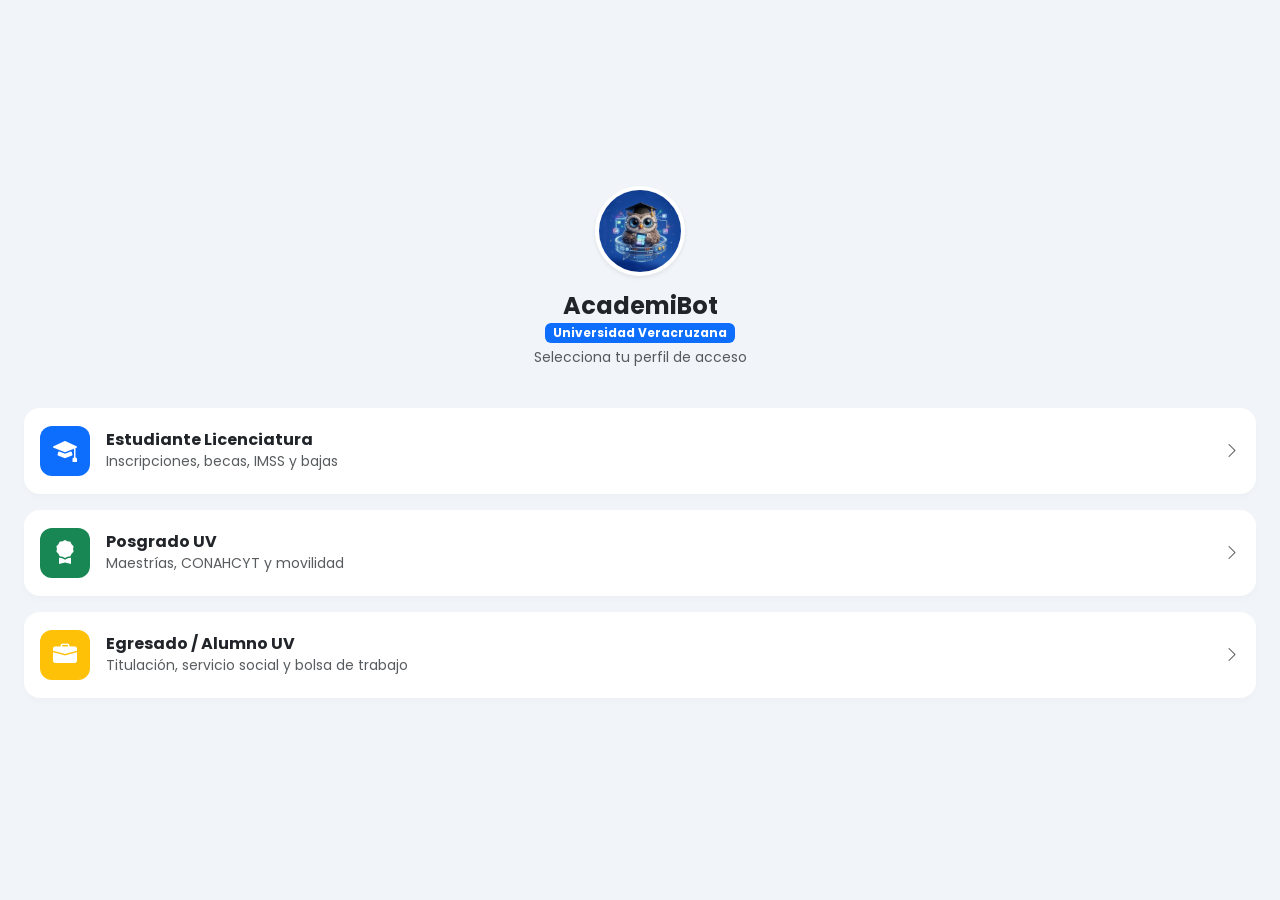
<file: index.html>
<!DOCTYPE html>
<html lang="es">
<head>
    <meta charset="UTF-8">
    <meta name="viewport" content="width=device-width, initial-scale=1.0">
    <title>AcademiBot</title>
    <link href="https://cdn.jsdelivr.net/npm/bootstrap@5.3.2/dist/css/bootstrap.min.css" rel="stylesheet">
    <link href="https://cdn.jsdelivr.net/npm/bootstrap-icons@1.11.1/font/bootstrap-icons.css" rel="stylesheet">
    <link href="https://fonts.googleapis.com/css2?family=Poppins:wght@300;400;500;600;700&display=swap" rel="stylesheet">
    <link rel="stylesheet" href="styles.css">
</head>
<body>

    <div class="app-container">
        <!-- <div class="phone-status-bar">
            <span>14:04</span>
            <div class="d-flex gap-1 align-items-center">
                <i class="bi bi-wifi"></i>
                <i class="bi bi-reception-4"></i>
                <i class="bi bi-battery-full"></i>
            </div>
        </div> -->

        <div id="app-screens-viewport">
            <!-- Las pantallas se cargarán dinámicamente desde screens.html -->
        </div>
    </div>

    <!-- MODAL DE ACTIVACIÓN DE RECORDATORIOS (BOOTSTRAP 5) -->
    <div class="modal fade" id="notificationModal" tabindex="-1" aria-labelledby="notificationModalLabel" aria-hidden="true" style="z-index: 2000;">
        <div class="modal-dialog modal-dialog-centered modal-sm"> <!-- Tamaño pequeño y centrado óptico para simular pop-up móvil -->
            <div class="modal-content border-0 rounded-4 shadow">
                
                <!-- Cuerpo del Modal -->
                <div class="modal-body text-center p-4">
                    <!-- Icono animado institucional -->
                    <div class="text-warning mb-3">
                        <i class="bi bi-bell-badge-fill" style="font-size: 3rem;"></i>
                    </div>
                    <h5 class="fw-bold text-dark mb-2" id="notificationModalLabel">¿Activar Recordatorios?</h5>
                    <p class="text-muted small mb-4">Te enviaremos alertas automáticas al celular antes de que cierren las ventanillas y el Consejo Técnico.</p>
                    
                    <!-- Acciones directas -->
                    <div class="d-flex flex-column gap-2">
                        <button type="button" class="btn btn-primary rounded-pill py-2 fw-bold" data-bs-dismiss="modal" onclick="console.log('Recordatorios UV autorizados.');">
                            <i class="bi bi-check2-circle me-1"></i> Sí, activar alertas
                        </button>
                        <button type="button" class="btn btn-light rounded-pill py-2 text-muted small" data-bs-dismiss="modal">
                            Quizás más tarde
                        </button>
                    </div>
                </div>

            </div>
        </div>
    </div>

    <div class="modal fade" id="infoTramitesModal" tabindex="-1" aria-labelledby="infoTramitesModalLabel" aria-hidden="true" style="z-index: 2000;">
        <div class="modal-dialog modal-dialog-centered modal-sm"> <div class="modal-content border-0 rounded-4 shadow">
                
                <div class="modal-header border-0 bg-light p-3">
                    <h6 class="modal-title fw-bold text-dark d-flex align-items-center gap-2" id="infoTramitesModalLabel">
                        <i class="bi bi-shield-lock-fill text-success"></i> Sistema de Seguridad
                    </h6>
                    <button type="button" class="btn-close small" data-bs-dismiss="modal" aria-label="Close"></button>
                </div>
                
                <div class="modal-body p-3" style="font-size: 0.8rem; line-height: 1.5;">
                    <p class="text-dark mb-3">Estás visualizando el entorno de tracking unificado de <strong>AcademiBot</strong>.</p>
                    
                    <div class="d-flex gap-2 mb-2">
                        <i class="bi bi-info-circle text-primary fs-5 flex-shrink-0"></i>
                        <div>
                            <strong class="text-dark">Actualización</strong>
                            <p class="text-muted m-0 small">Los estados de validación se sincronizan de forma automatizada cada vez que Oficialía Escolar emite un dictamen.</p>
                        </div>
                    </div>

                    <div class="d-flex gap-2 mb-3">
                        <i class="bi bi-shield-fill-check text-success fs-5 flex-shrink-0"></i>
                        <div>
                            <strong class="text-dark">Cifrado de Datos</strong>
                            <p class="text-muted m-0 small">Toda la documentación adjunta e identidades digitales están protegidas bajo el estatuto de protección de datos de la Universidad Veracruzana.</p>
                        </div>
                    </div>
                    
                    <button type="button" class="btn btn-secondary w-100 rounded-pill py-2 fw-bold small mt-1" data-bs-dismiss="modal">
                        Entendido
                    </button>
                </div>

            </div>
        </div>
    </div>

    <div class="modal fade" id="infoKardexModal" tabindex="-1" aria-labelledby="infoKardexModalLabel" aria-hidden="true" style="z-index: 2000;">
        <div class="modal-dialog modal-dialog-centered modal-sm"> <div class="modal-content border-0 rounded-4 shadow">
                
                <div class="modal-header border-0 bg-light p-3">
                    <h6 class="modal-title fw-bold text-dark d-flex align-items-center gap-2" id="infoKardexModalLabel">
                        <i class="bi bi-info-circle-fill text-primary"></i> Criterios de Evaluación
                    </h6>
                    <button type="button" class="btn-close small" data-bs-dismiss="modal" aria-label="Close"></button>
                </div>
                
                <div class="modal-body p-3" style="font-size: 0.8rem; line-height: 1.5;">
                    <p class="text-dark mb-3">La información mostrada corresponde al estatus oficial del alumno registrado en los servidores:</p>
                    
                    <div class="d-flex gap-2 mb-2">
                        <i class="bi bi-calculator text-secondary fs-5 flex-shrink-0"></i>
                        <div>
                            <strong class="text-dark">Promedio Ponderado</strong>
                            <p class="text-muted m-0 small">Calculado sumando los productos de las calificaciones por los créditos de cada EE, dividido entre el total de créditos cursados.</p>
                        </div>
                    </div>

                    <div class="d-flex gap-2 mb-2">
                        <i class="bi bi-patch-check-fill text-success fs-5 flex-shrink-0"></i>
                        <div>
                            <strong class="text-dark">Estatus: Alumno Regular</strong>
                            <p class="text-muted m-0 small">Asignado a los estudiantes que aprueban el 100% de sus créditos inscritos en el periodo inmediato anterior.</p>
                        </div>
                    </div>

                    <div class="d-flex gap-2 mb-3">
                        <i class="bi bi-bar-chart-line text-info fs-5 flex-shrink-0"></i>
                        <div>
                            <strong class="text-dark">Avance de Créditos</strong>
                            <p class="text-muted m-0 small">Representa el porcentaje acumulado de créditos aprobados frente al total requerido para la obtención del título.</p>
                        </div>
                    </div>
                    
                    <button type="button" class="btn btn-primary w-100 rounded-pill py-2 fw-bold small mt-1" data-bs-dismiss="modal">
                        Entendido
                    </button>
                </div>

            </div>
        </div>
    </div>

    <div class="modal fade" id="infoDocsModal" tabindex="-1" aria-labelledby="infoDocsModalLabel" aria-hidden="true" style="z-index: 2000;">
        <div class="modal-dialog modal-dialog-centered modal-sm"> <div class="modal-content border-0 rounded-4 shadow">
                
                <div class="modal-header border-0 bg-light p-3">
                    <h6 class="modal-title fw-bold text-dark d-flex align-items-center gap-2" id="infoDocsModalLabel">
                        <i class="bi bi-folder-fill text-info"></i> Expediente Institucional
                    </h6>
                    <button type="button" class="btn-close small" data-bs-dismiss="modal" aria-label="Close"></button>
                </div>
                
                <div class="modal-body p-3" style="font-size: 0.8rem; line-height: 1.5;">
                    <p class="text-dark mb-3">Este repositorio almacena los archivos digitales que has enviado a través del chat o ventanilla:</p>
                    
                    <div class="d-flex gap-2 mb-2">
                        <i class="bi bi-cloud-check-fill text-success fs-5 flex-shrink-0"></i>
                        <div>
                            <strong class="text-dark">Indexación Automática</strong>
                            <p class="text-muted m-0 small">Los comprobantes de pago, formatos de baja o requisitos de beca subidos a AcademiBot se indexan inmediatamente en tu perfil.</p>
                        </div>
                    </div>

                    <div class="d-flex gap-2 mb-3">
                        <i class="bi bi-file-earmark-lock2-fill text-primary fs-5 flex-shrink-0"></i>
                        <div>
                            <strong class="text-dark">Formatos Admitidos</strong>
                            <p class="text-muted m-0 small">El sistema procesa y valida de forma nativa documentos en formato PDF e imágenes (PNG/JPG) con un límite máximo de 5MB por archivo.</p>
                        </div>
                    </div>
                    
                    <button type="button" class="btn btn-primary w-100 rounded-pill py-2 fw-bold small mt-1" data-bs-dismiss="modal">
                        Entendido
                    </button>
                </div>

            </div>
        </div>
    </div>

    <!-- MODAL DE CONFIRMACIÓN DE SOPORTE TÉCNICO (BOOTSTRAP 5) -->
    <div class="modal fade" id="supportModal" tabindex="-1" aria-labelledby="supportModalLabel" aria-hidden="true" style="z-index: 2000;">
        <div class="modal-dialog modal-dialog-centered modal-sm"> <!-- Tamaño compacto simulador móvil -->
            <div class="modal-content border-0 rounded-4 shadow">
                
                <!-- Cuerpo del Modal -->
                <div class="modal-body text-center p-4">
                    <!-- Icono animado de éxito/atención -->
                    <div class="text-success mb-3">
                        <i class="bi bi-check-circle-fill" style="font-size: 3rem;"></i>
                    </div>
                    
                    <h5 class="fw-bold text-dark mb-2" id="supportModalLabel">Ticket Generado</h5>
                    <p class="text-muted small mb-3">Tu reporte de incidencia ha sido enviado exitosamente a la Mesa de Control de AcademiBot.</p>
                    
                    <!-- Recuadro con datos de seguimiento simulados -->
                    <div class="bg-light rounded-3 p-2 mb-4" style="font-size: 0.75rem;">
                        <div class="d-flex justify-content-between text-muted mb-1">
                            <span>ID Ticket:</span>
                            <strong class="text-dark">#TK-2026X</strong>
                        </div>
                        <div class="d-flex justify-content-between text-muted">
                            <span>Tiempo de respuesta:</span>
                            <strong class="text-primary">Menor a 24 hrs.</strong>
                        </div>
                    </div>
                    
                    <!-- Botón de acción para cerrar e ir al chat -->
                    <button type="button" class="btn btn-dark w-100 rounded-pill py-2 fw-bold small" data-bs-dismiss="modal" onclick="navigateTo('screen-chat')">
                        Entendido
                    </button>
                </div>

            </div>
        </div>
    </div>

    <div class="modal fade" id="infoSupportModal" tabindex="-1" aria-labelledby="infoSupportModalLabel" aria-hidden="true" style="z-index: 2000;">
        <div class="modal-dialog modal-dialog-centered modal-sm"> <div class="modal-content border-0 rounded-4 shadow">
                
                <div class="modal-header border-0 bg-light p-3">
                    <h6 class="modal-title fw-bold text-dark d-flex align-items-center gap-2" id="infoSupportModalLabel">
                        <i class="bi bi-info-circle-fill text-danger"></i> Mesa de Control
                    </h6>
                    <button type="button" class="btn-close small" data-bs-dismiss="modal" aria-label="Close"></button>
                </div>
                
                <div class="modal-body p-3" style="font-size: 0.8rem; line-height: 1.5;">
                    <p class="text-dark mb-3">El área de Soporte Técnico de <strong>AcademiBot</strong> opera bajo los siguientes lineamientos institucionales:</p>
                    
                    <div class="d-flex gap-2 mb-2">
                        <i class="bi bi-clock-fill text-secondary fs-5 flex-shrink-0"></i>
                        <div>
                            <strong class="text-dark">Horario de Atención</strong>
                            <p class="text-muted m-0 small">Lunes a Viernes de 09:00 a 18:00 hrs. Los reportes levantados en fin de semana se atienden el siguiente día hábil.</p>
                        </div>
                    </div>

                    <div class="d-flex gap-2 mb-2">
                        <i class="bi bi-diagram-3-fill text-primary fs-5 flex-shrink-0"></i>
                        <div>
                            <strong class="text-dark">Niveles de Escalación</strong>
                            <p class="text-muted m-0 small">Las incidencias de bases de datos o fallas de sincronización se derivan automáticamente al equipo de administración.</p>
                        </div>
                    </div>

                    <div class="d-flex gap-2 mb-3">
                        <i class="bi bi-envelope-heart-fill text-success fs-5 flex-shrink-0"></i>
                        <div>
                            <strong class="text-dark">Canal Alterno</strong>
                            <p class="text-muted m-0 small">Si la aplicación móvil no carga, puedes enviar un correo formal detallando tu matrícula y evidencia al correo de soporte técnico.</p>
                        </div>
                    </div>
                    
                    <button type="button" class="btn btn-secondary w-100 rounded-pill py-2 fw-bold small mt-1" data-bs-dismiss="modal">
                        Entendido
                    </button>
                </div>

            </div>
        </div>
    </div>

    <script src="https://cdn.jsdelivr.net/npm/bootstrap@5.3.2/dist/js/bootstrap.bundle.min.js"></script>
    <script src="knowledge.js"></script>
    <script src="app.js"></script>
    <script>
        // Carga dinámica de las pantallas
        document.addEventListener("DOMContentLoaded", () => {
            fetch('screens.html')
                .then(response => response.text())
                .then(html => {
                    document.getElementById('app-screens-viewport').innerHTML = html;
                    if (typeof initAppAppearence === "function") {
                        initAppAppearence();
                    }
                })
                .catch(err => console.error("Error al cargar screens.html:", err));
        });
    </script>
</body>
</html>
</file>
<file: styles.css>
/* ==========================================
   ESTILOS GENERALES Y DISEÑO A PANTALLA COMPLETA
   ========================================== */
body {
    font-family: 'Poppins', sans-serif;
    background-color: #f8f9fa;
    margin: 0;
    padding: 0;
    display: flex;
    justify-content: flex-start;
    align-items: flex-start;
    min-height: 100vh;
}

/* Contenedor principal de la aplicación (Pantalla Completa) */
.app-container {
    width: 100%;
    max-width: 100%;
    height: 100vh;
    min-height: 100vh;
    background-color: #ffffff;
    border-radius: 0;
    box-shadow: none;
    border: none;
    overflow: hidden;
    display: flex;
    flex-direction: column;
    position: relative;
    transition: all 0.3s ease;
}

/* CONTEO DE CAPAS CRÍTICO: Obliga al viewport a ocupar todo el alto elástico */
#app-screens-viewport {
    flex: 1; 
    display: flex;
    flex-direction: column;
    overflow: hidden; 
}

/* Ocultar barra de estado falsa por defecto en escritorio (se muestra en móviles) */
.phone-status-bar {
    display: none;
    height: 24px;
    background-color: #0d6efd;
    color: white;
    font-size: 0.75rem;
    justify-content: space-between;
    align-items: center;
    padding: 0 20px;
    font-weight: 500;
    z-index: 10;
}

@media (max-width: 768px) {
    .phone-status-bar {
        display: flex;
    }
}

/* Contenedor de pantallas: Asegura el 100% de la altura disponible */
.app-screen {
    display: none;
    flex-direction: column;
    height: 100%; 
    overflow: hidden; 
    animation: screenFadeIn 0.3s ease-in-out;
}

.app-screen.active {
    display: flex;
}

/* Cuerpo del chat con scroll independiente que empuja la barra al fondo */
.app-body {
    flex: 1; 
    background-color: #f1f5f9;
    overflow-y: auto; 
    padding: 16px;
    display: flex;
    flex-direction: column;
}

/* ==========================================
   PANTALLA DE PERFILES (MENÚ PRINCIPAL)
   ========================================== */
.menu-screen {
    background-color: #f1f5f9;
    padding: 24px;
    justify-content: center;
}

.profile-card {
    background: white;
    border: none;
    border-radius: 16px;
    padding: 18px 16px;
    margin-bottom: 16px;
    display: flex;
    align-items: center;
    gap: 16px;
    cursor: pointer;
    transition: transform 0.2s, box-shadow 0.2s;
    box-shadow: 0 4px 6px rgba(0,0,0,0.02);
}

.profile-card:hover {
    transform: translateY(-3px);
    box-shadow: 0 8px 15px rgba(0,0,0,0.08);
}

.profile-icon {
    width: 50px;
    height: 50px;
    border-radius: 12px;
    display: flex;
    align-items: center;
    justify-content: center;
    font-size: 1.5rem;
    color: white;
}

/* ==========================================
   ENCABEZADOS DE LA APP (HEADERS)
   ========================================== */
.app-header {
    background-color: #0d6efd;
    color: white;
    padding: 12px 16px;
    display: flex;
    align-items: center;
    gap: 12px;
    box-shadow: 0 4px 10px rgba(0, 0, 0, 0.05);
    position: relative;
    z-index: 1050; 
}

.app-header img {
    width: 42px;
    height: 42px;
    border-radius: 50%;
    object-fit: cover;
    border: 2px solid white;
}

.btn-header-menu {
    width: 38px;
    height: 38px;
    padding: 0 !important;
    border-radius: 50% !important;
}

/* ==========================================
   COMPONENTES DEL CHAT (MENSAJES Y CHIPS)
   ========================================== */
.msg {
    max-width: 82%;
    margin-bottom: 8px;
    padding: 10px 14px;
    border-radius: 16px;
    font-size: 0.9rem;
    line-height: 1.4;
    animation: bubbleFadeIn 0.2s ease;
}

.msg-bot {
    background-color: white;
    color: #212529;
    border-top-left-radius: 2px;
    box-shadow: 0 2px 4px rgba(0,0,0,0.04);
}

.msg-user {
    background-color: #0d6efd;
    color: white;
    margin-left: auto;
    border-top-right-radius: 2px;
}

.suggestion-chip {
    font-size: 0.75rem;
    padding: 6px 12px;
    border-radius: 20px;
    white-space: nowrap;
}

/* Menús de botones de continuación */
.msg-action-menu {
    max-width: 85%;
    margin-top: 6px;
    margin-bottom: 16px;
    display: flex;
    flex-direction: column;
    gap: 8px;
    animation: bubbleFadeIn 0.3s ease;
}

.msg-action-menu .btn-outline-primary {
    background-color: white !important;
    color: #0d6efd !important;
    border: 1px solid #cbd5e1 !important;
    border-radius: 12px !important;
    padding: 10px 14px !important;
    font-size: 0.85rem !important;
    text-align: left !important;
    width: 100% !important;
    box-shadow: 0 2px 4px rgba(0,0,0,0.03) !important;
    transition: all 0.2s ease-in-out !important;
}

.msg-action-menu .btn-outline-primary:hover {
    background-color: #e3efff !important;
    color: #0d6efd !important;
    border-color: #0d6efd !important;
    transform: translateY(-1px);
}

.msg-action-menu .btn-outline-primary:active {
    background-color: #cbdffb !important;
    color: #0a4baf !important;
    transform: translateY(0);
}

/* Caja de previsualización multimedia */
.msg-media-box {
    background-color: #e2e8f0;
    border: 1px solid #cbd5e1;
    border-radius: 16px;
    padding: 8px;
    max-width: 82%;
    margin-bottom: 12px;
    margin-left: auto;
    box-shadow: 0 2px 5px rgba(0,0,0,0.05);
    animation: bubbleFadeIn 0.2s ease;
}

.msg-media-preview {
    max-width: 100%;
    border-radius: 12px;
    display: block;
    margin-bottom: 4px;
}

/* ==========================================
   BARRA DE ENTRADA INFERIOR (INPUT AREA)
   ========================================== */
.app-input-area {
    background-color: white;
    padding: 12px 16px;
    border-top: 1px solid #e2e8f0;
    flex-shrink: 0; /* Evita que colapse o se comprima */
    margin-top: auto; /* Fuerza el anclaje absoluto en la base del layout */
    z-index: 5;
}

.app-input-area .input-group {
    display: flex;
    align-items: center;
    gap: 6px; 
}

.app-input-area .form-control {
    border-radius: 22px !important; 
    background-color: #f1f5f9 !important;
    border: 1px solid #e2e8f0 !important;
    padding: 10px 16px !important;
    font-size: 0.88rem;
    color: #334155 !important;
    box-shadow: none !important;
    transition: all 0.2s ease;
}

.app-input-area .form-control:focus {
    background-color: #ffffff !important;
    border-color: #0d6efd !important;
    box-shadow: 0 0 0 3px rgba(13, 110, 253, 0.15) !important;
}

.app-input-area .btn-light {
    width: 40px;
    height: 40px;
    padding: 0 !important;
    border-radius: 50% !important;
    display: flex;
    align-items: center;
    justify-content: center;
    border: 1px solid #e2e8f0 !important;
    background-color: #ffffff !important;
    color: #64748b !important;
    transition: all 0.2s ease;
}

.app-input-area .btn-light:hover {
    background-color: #f8fafc !important;
    color: #0d6efd !important;
    border-color: #cbd5e1 !important;
}

.app-input-area .btn-primary {
    width: 40px;
    height: 40px;
    padding: 0 !important;
    border-radius: 50% !important;
    display: flex;
    align-items: center;
    justify-content: center;
    border: none !important;
    background-color: #0d6efd !important;
    color: #ffffff !important;
    box-shadow: 0 2px 6px rgba(13, 110, 253, 0.2) !important;
    transition: all 0.2s ease;
}

.app-input-area .btn-primary:hover {
    background-color: #0a4baf !important;
    transform: scale(1.04);
}

.app-input-area .btn-primary:active {
    transform: scale(0.98);
}

/* ==========================================
   MÓDULOS DE COMPLEMENTOS (TRACKING & DROPDOWNS)
   ========================================== */
.tracking-card {
    background: white;
    border-radius: 16px;
    padding: 16px;
    margin-bottom: 16px;
    box-shadow: 0 4px 12px rgba(0, 0, 0, 0.03);
    border-left: 5px solid #0d6efd;
    transition: transform 0.2s ease;
}

.tracking-card:hover {
    transform: translateY(-2px);
}

/* Iconos y textos de estado secundario */
.tracking-card .text-muted {
    font-size: 0.78rem !important;
    line-height: 1.5;
}

.tracking-card .bi {
    color: #64748b;
}

.tracking-card.success-border { border-left-color: #198754; }
.tracking-card.warning-border { border-left-color: #ffc107; }

/* Ajustes de espaciado fino para las líneas de la línea de tiempo */
.timeline-item {
    position: relative;
    padding-left: 20px;
    margin-bottom: 8px;
    font-size: 0.82rem !important;
    line-height: 1.4;
}

.timeline-item::before {
    display: none !important;
}

.timeline-item.done::before { background-color: #198754; }
.timeline-item.active::before { background-color: #0d6efd; }

/* ==========================================
   DISEÑO AVANZADO DE PANTALLA DE VENTANILLAS
   ========================================== */

/* CONTEXTO DE LÍNEA DE TIEMPO CONTINUA CON ESPACIADO MEJORADO */
.timeline-container-v2 {
    position: relative;
    margin-left: 35px;       /* Columna de espacio para los almanaques a la izquierda */
    margin-right: 14px;      /* Colchón de seguridad a la derecha */
    padding-top: 10px;        
    padding-bottom: 10px;     
    padding-left: 0;         /* REVENTAMOS EL PADDING: Dejamos el origen en 0 para el cálculo absoluto */
    border-left: 3px dashed #cbd5e1; /* La línea vertical con el grosor exacto */
}

/* Cada bloque del hito */
.timeline-card-v2 {
    position: relative;
    margin-bottom: 28px;
    width: 100%;
    display: block;
}

/* Bloque del calendario flotante izquierdo */
.timeline-badge-v2 {
    position: absolute;
    /* ALINEACIÓN GEOMÉTRICA CON COORDENADA NEGATIVA COMPENSADA */
    left: -1.5px;            /* Se posiciona exactamente en el centro de los 3px de la línea */
    top: 50%;                /* Centrado vertical respecto a la tarjeta */
    transform: translate(-50%, -50%); /* Ajuste perfecto en cruz (X e Y) */
    
    width: 54px;             /* Reducimos ligeramente para que se adapte mejor al layout móvil */
    background-color: #0d6efd;
    color: white;
    border-radius: 10px;
    padding: 6px 2px;
    display: flex;
    flex-direction: column;
    align-items: center;
    justify-content: center;
    box-shadow: 0 4px 10px rgba(13, 110, 253, 0.15);
    z-index: 5;              /* Capa superior para que nunca se encime el texto */
}

.timeline-badge-v2 .day {
    font-size: 0.8rem;
    font-weight: 700;
    line-height: 1;
}

.timeline-badge-v2 .month {
    font-size: 0.62rem;
    font-weight: 500;
    opacity: 0.9;
    letter-spacing: 0.5px;
    margin-top: 2px;
}

/* Variaciones de colores según el estado */
.timeline-card-v2.done .timeline-badge-v2 {
    background-color: #64748b; /* Gris para eventos pasados */
    box-shadow: none;
}

.timeline-card-v2.upcoming .timeline-badge-v2 {
    background-color: #475569; /* Azul oscuro pizarra para eventos futuros */
    box-shadow: none;
}

/* Contenido textual de las tarjetas */
.timeline-content-v2 {
    background: white;
    border-radius: 14px;
    padding: 14px;
    /* MARGEN CRÍTICO: Empuja el recuadro blanco hacia la derecha 
       para dejarle la vía libre al almanaque y que no se encimen */
    margin-left: 42px; 
    border: 1px solid #e2e8f0;
    position: relative;
    z-index: 1;
}

.timeline-content-v2 p {
    font-size: 0.78rem;
    line-height: 1.4;
}

/* Etiquetas indicadoras de estado */
.status-indicator {
    font-size: 0.65rem;
    font-weight: 700;
    padding: 2px 8px;
    border-radius: 20px;
}

.status-indicator.done {
    background-color: #f1f5f9;
    color: #64748b;
}

.status-indicator.active {
    background-color: #dbeafe;
    color: #0d6efd;
}

.status-indicator.upcoming {
    background-color: #f8fafc;
    color: #475569;
    border: 1px solid #e2e8f0;
}

/* Animación sutil de pulso óptico para el trámite vigente */
.pulse-soft {
    animation: pulseSoftKey 2s infinite;
}

@keyframes pulseSoftKey {
    0% { opacity: 1; }
    50% { opacity: 0.6; }
    100% { opacity: 1; }
}

.header-dropdown-menu {
    border-radius: 12px;
    box-shadow: 0 8px 20px rgba(0,0,0,0.15);
    font-size: 0.88rem;
    border: none;
    z-index: 1100 !important; 
}

.header-dropdown-menu .dropdown-item {
    padding: 10px 16px;
    display: flex;
    align-items: center;
    gap: 10px;
}

.btn-mic.listening {
    background-color: #dc3545 !important;
    color: white !important;
    animation: pulseMic 1.2s infinite;
}

/* ==========================================
   ANIMACIONES KEYFRAMES
   ========================================== */
@keyframes pulseMic {
    0% { box-shadow: 0 0 0 0 rgba(220, 53, 69, 0.4); }
    70% { box-shadow: 0 0 0 10px rgba(220, 53, 69, 0); }
    100% { box-shadow: 0 0 0 0 rgba(220, 53, 69, 0); }
}
@keyframes screenFadeIn {
    from { opacity: 0; transform: scale(0.98); }
    to { opacity: 1; transform: scale(1); }
}
@keyframes bubbleFadeIn {
    from { opacity: 0; transform: translateY(5px); }
    to { opacity: 1; transform: translateY(0); }
}
</file>
